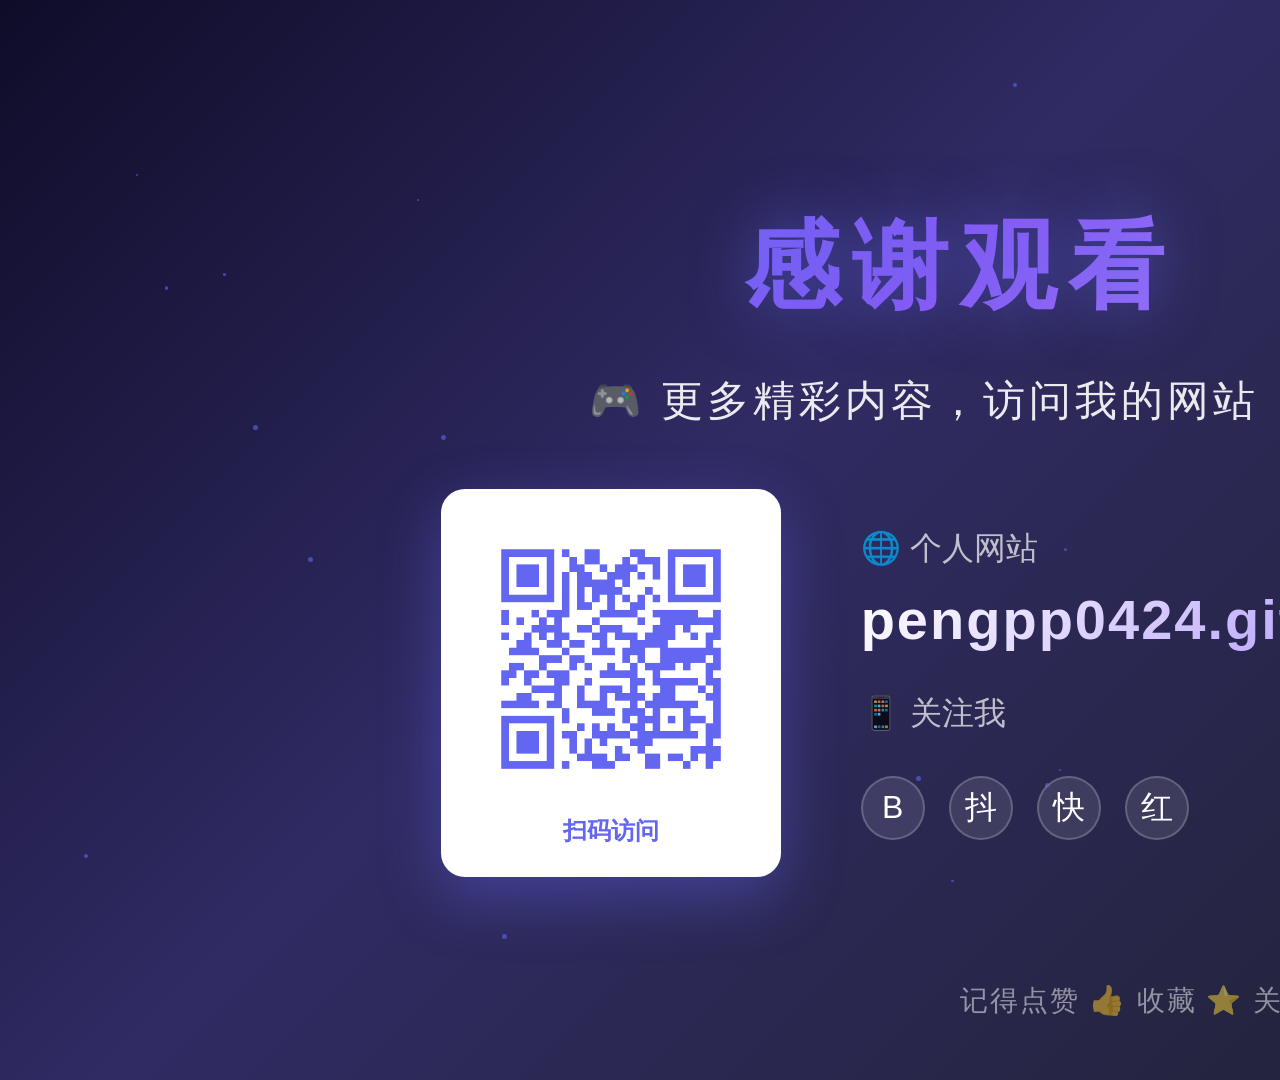
<file: endscreen.html>
<!DOCTYPE html>
<html lang="zh-CN">
<head>
    <meta charset="UTF-8">
    <meta name="viewport" content="width=device-width, initial-scale=1.0">
    <title>视频片尾模板</title>
    <style>
        * {
            margin: 0;
            padding: 0;
            box-sizing: border-box;
        }

        body {
            width: 1920px;
            height: 1080px;
            background: linear-gradient(135deg, #0f0c29 0%, #302b63 50%, #24243e 100%);
            display: flex;
            align-items: center;
            justify-content: center;
            font-family: 'Microsoft YaHei', 'PingFang SC', sans-serif;
            color: white;
            overflow: hidden;
            position: relative;
        }

        /* 背景动画粒子 */
        .bg-particles {
            position: absolute;
            width: 100%;
            height: 100%;
            overflow: hidden;
            z-index: 0;
        }

        .particle {
            position: absolute;
            width: 4px;
            height: 4px;
            background: rgba(99, 102, 241, 0.6);
            border-radius: 50%;
            animation: float 8s infinite ease-in-out;
        }

        @keyframes float {
            0%, 100% { transform: translateY(0) translateX(0); opacity: 0; }
            10% { opacity: 1; }
            90% { opacity: 1; }
            100% { transform: translateY(-1080px) translateX(100px); opacity: 0; }
        }

        /* 主容器 */
        .container {
            position: relative;
            z-index: 10;
            text-align: center;
            animation: fadeInUp 1.2s ease-out;
        }

        @keyframes fadeInUp {
            from {
                opacity: 0;
                transform: translateY(60px);
            }
            to {
                opacity: 1;
                transform: translateY(0);
            }
        }

        /* 感谢文字 */
        .thank-you {
            font-size: 96px;
            font-weight: 900;
            background: linear-gradient(135deg, #6366f1 0%, #8b5cf6 50%, #a78bfa 100%);
            -webkit-background-clip: text;
            -webkit-text-fill-color: transparent;
            background-clip: text;
            margin-bottom: 40px;
            letter-spacing: 12px;
            text-shadow: 0 0 60px rgba(99, 102, 241, 0.5);
            animation: glow 3s ease-in-out infinite;
        }

        @keyframes glow {
            0%, 100% { filter: brightness(1); }
            50% { filter: brightness(1.3); }
        }

        /* 引导文字 */
        .cta-text {
            font-size: 42px;
            color: rgba(255, 255, 255, 0.9);
            margin-bottom: 60px;
            letter-spacing: 4px;
            animation: fadeInUp 1.2s ease-out 0.3s both;
        }

        /* 内容区（二维码 + 链接） */
        .content {
            display: flex;
            align-items: center;
            justify-content: center;
            gap: 80px;
            animation: fadeInUp 1.2s ease-out 0.6s both;
        }

        /* 二维码容器 */
        .qr-container {
            background: white;
            padding: 30px;
            border-radius: 24px;
            box-shadow: 0 20px 60px rgba(99, 102, 241, 0.4);
            transition: transform 0.3s ease;
        }

        .qr-container:hover {
            transform: scale(1.05);
        }

        .qr-code {
            width: 280px;
            height: 280px;
            display: block;
        }

        .qr-label {
            margin-top: 16px;
            font-size: 24px;
            color: #6366f1;
            font-weight: 600;
        }

        /* 链接区 */
        .link-container {
            text-align: left;
        }

        .website-label {
            font-size: 32px;
            color: rgba(255, 255, 255, 0.7);
            margin-bottom: 16px;
        }

        .website-url {
            font-size: 56px;
            font-weight: 700;
            background: linear-gradient(135deg, #ffffff 0%, #a78bfa 100%);
            -webkit-background-clip: text;
            -webkit-text-fill-color: transparent;
            background-clip: text;
            letter-spacing: 2px;
            margin-bottom: 40px;
        }

        /* 社交图标 */
        .social-links {
            display: flex;
            gap: 24px;
            margin-top: 40px;
        }

        .social-icon {
            width: 64px;
            height: 64px;
            background: rgba(255, 255, 255, 0.1);
            border-radius: 50%;
            display: flex;
            align-items: center;
            justify-content: center;
            font-size: 32px;
            backdrop-filter: blur(10px);
            border: 2px solid rgba(255, 255, 255, 0.2);
            transition: all 0.3s ease;
            cursor: pointer;
        }

        .social-icon:hover {
            background: rgba(99, 102, 241, 0.6);
            border-color: #6366f1;
            transform: translateY(-4px);
        }

        /* 底部提示 */
        .footer-hint {
            position: absolute;
            bottom: 60px;
            left: 50%;
            transform: translateX(-50%);
            font-size: 28px;
            color: rgba(255, 255, 255, 0.5);
            letter-spacing: 2px;
            animation: fadeInUp 1.2s ease-out 0.9s both;
        }

        /* 呼吸动画（循环提示） */
        .pulse {
            animation: pulse 2s ease-in-out infinite;
        }

        @keyframes pulse {
            0%, 100% { transform: scale(1); }
            50% { transform: scale(1.05); }
        }
    </style>
</head>
<body>
    <!-- 背景粒子 -->
    <div class="bg-particles" id="particles"></div>

    <!-- 主内容 -->
    <div class="container">
        <div class="thank-you">感谢观看</div>
        <div class="cta-text">🎮 更多精彩内容，访问我的网站 👇</div>
        
        <div class="content">
            <!-- 二维码 -->
            <div class="qr-container pulse">
                <img src="qrcode.png" alt="网站二维码" class="qr-code">
                <div class="qr-label">扫码访问</div>
            </div>

            <!-- 网站链接 -->
            <div class="link-container">
                <div class="website-label">🌐 个人网站</div>
                <div class="website-url">pengpp0424.github.io</div>
                
                <div class="website-label" style="margin-top: 40px;">📱 关注我</div>
                <div class="social-links">
                    <div class="social-icon" title="B站">B</div>
                    <div class="social-icon" title="抖音">抖</div>
                    <div class="social-icon" title="快手">快</div>
                    <div class="social-icon" title="小红书">红</div>
                </div>
            </div>
        </div>
    </div>

    <!-- 底部提示 -->
    <div class="footer-hint">记得点赞 👍 收藏 ⭐ 关注 ➕</div>

    <script>
        // 生成背景粒子
        const particlesContainer = document.getElementById('particles');
        for (let i = 0; i < 30; i++) {
            const particle = document.createElement('div');
            particle.className = 'particle';
            particle.style.left = Math.random() * 100 + '%';
            particle.style.top = Math.random() * 100 + '%';
            particle.style.animationDelay = Math.random() * 8 + 's';
            particle.style.animationDuration = (6 + Math.random() * 4) + 's';
            const size = 2 + Math.random() * 4;
            particle.style.width = size + 'px';
            particle.style.height = size + 'px';
            particlesContainer.appendChild(particle);
        }

        // 动态更新二维码（如果未来需要）
        console.log('🎬 片尾模板已加载');
        console.log('📱 二维码路径: qrcode.png');
        console.log('🔗 网站链接: https://pengpp0424.github.io');
    </script>
</body>
</html>
</file>
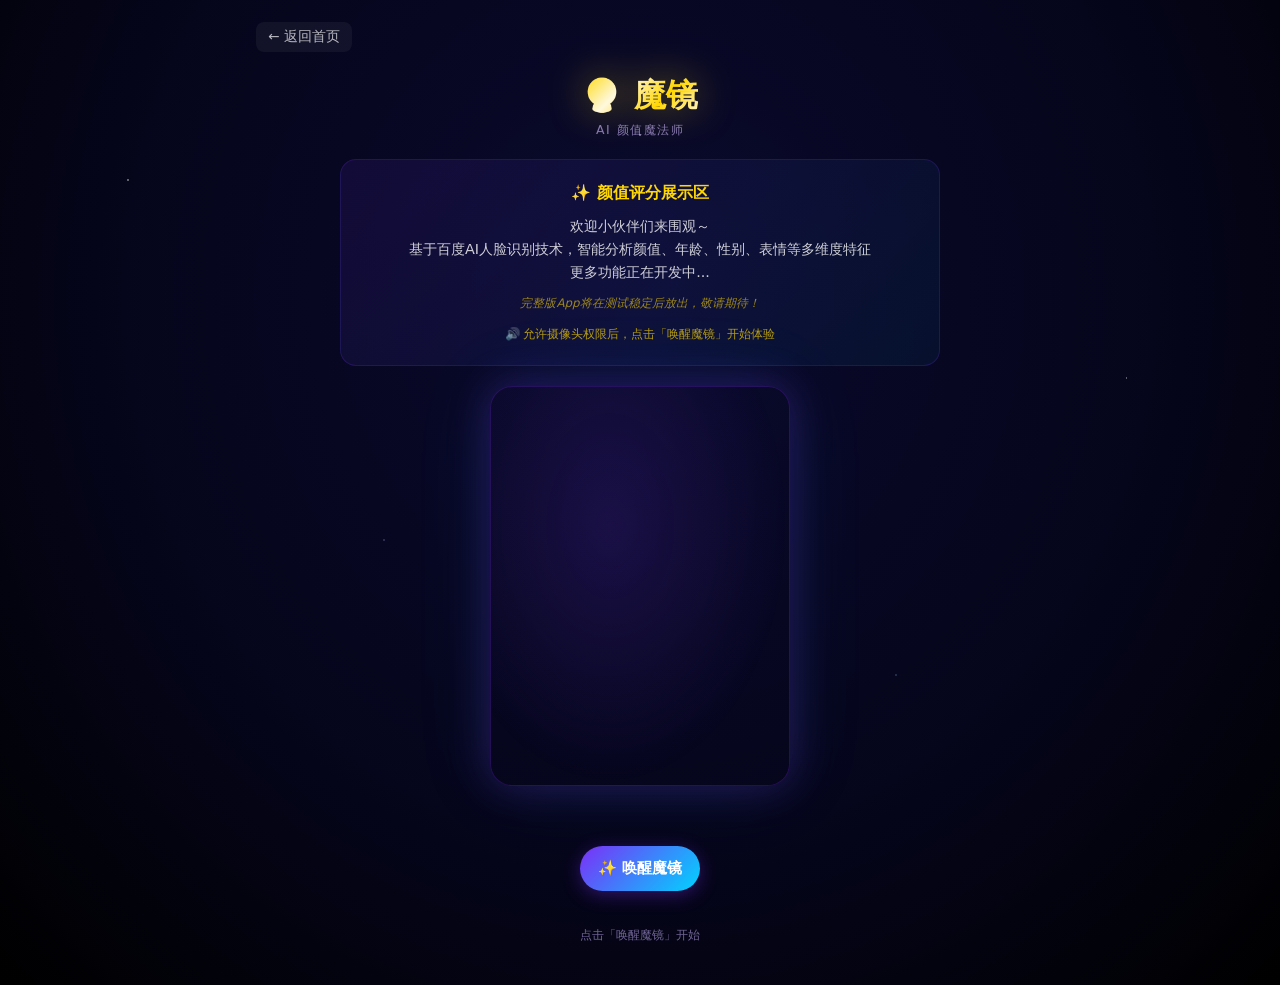
<file: mirror.html>
<!DOCTYPE html>
<html lang="zh-CN">
<head>
<meta charset="UTF-8">
<meta name="viewport" content="width=device-width,initial-scale=1.0,user-scalable=no,viewport-fit=cover">
<title>魔镜 - AI颜值评分 | pengworks.com</title>
<style>
*{margin:0;padding:0;box-sizing:border-box}
:root{--glow:#00d4ff;--purple:#7b2ff7;--gold:#ffd700}
body{
 font-family:"PingFang SC","Microsoft YaHei",system-ui,sans-serif;
 background:radial-gradient(ellipse at 50% 30%,#0a0a2e 0%,#05051a 60%,#000 100%);
 min-height:100vh;color:#fff;display:flex;flex-direction:column;align-items:center;
 padding:12px 10px 40px;overflow-x:hidden;position:relative;
}
body::before{
 content:"";position:fixed;top:0;left:0;right:0;bottom:0;
 background:
  radial-gradient(1.2px 1.2px at 10% 20%,rgba(255,255,255,.9),transparent),
  radial-gradient(1px 1px at 30% 60%,rgba(200,180,255,.7),transparent),
  radial-gradient(1.3px 1.3px at 50% 15%,rgba(255,255,255,.8),transparent),
  radial-gradient(1px 1px at 70% 75%,rgba(180,220,255,.6),transparent),
  radial-gradient(1px 1px at 88% 42%,rgba(255,255,255,.7),transparent);
 z-index:-1;animation:twinkle 5s ease-in-out infinite alternate;
}
@keyframes twinkle{0%{opacity:.5}100%{opacity:1}}

/* 导航栏 */
.nav{width:100%;max-width:800px;padding:10px 16px;display:flex;justify-content:space-between;align-items:center;margin-bottom:12px}
.nav a{color:rgba(255,255,255,.7);text-decoration:none;font-size:.85em;padding:6px 12px;border-radius:8px;background:rgba(255,255,255,.05);transition:all .2s}
.nav a:hover{color:#fff;background:rgba(255,255,255,.1)}

.hdr{text-align:center;margin-bottom:8px;z-index:1}
.hdr h1{
 font-size:clamp(1.4em,6vw,2em);font-weight:900;
 background:linear-gradient(135deg,#ffd700,#fff8dc,#ffd700,#fff8dc);
 -webkit-background-clip:text;-webkit-text-fill-color:transparent;
 filter:drop-shadow(0 0 20px rgba(255,215,0,.4));
 animation:glowTitle 3s ease-in-out infinite alternate;
}
@keyframes glowTitle{0%{filter:brightness(1)}100%{filter:brightness(1.3)}}
.hdr .sub{color:rgba(200,180,255,.65);font-size:.78em;margin-top:4px;letter-spacing:1.5px}

/* 说明卡片 */
.intro-card{
 background:linear-gradient(135deg,rgba(123,47,247,.1),rgba(0,212,255,.05));
 border:1px solid rgba(123,47,247,.2);border-radius:16px;
 padding:20px;margin:12px auto;max-width:600px;width:100%;
 text-align:center;line-height:1.6;font-size:.9em;color:rgba(255,255,255,.8);
}
.intro-card h2{color:var(--gold);font-size:1.1em;margin-bottom:10px}
.intro-card .highlight{color:var(--glow);font-weight:700}
.intro-card .note{color:rgba(255,215,0,.6);font-size:.82em;margin-top:10px;font-style:italic}

.ball-wrap{
 width:min(300px,82vw);aspect-ratio:3/4;border-radius:22px;
 position:relative;overflow:hidden;margin:8px auto;
 background:radial-gradient(ellipse at 40% 35%,rgba(100,50,200,.2),transparent 70%);
 box-shadow:0 0 40px rgba(123,47,247,.25),0 0 80px rgba(0,212,255,.1);
 border:1px solid rgba(123,47,247,.25);transition:box-shadow .6s;
}
.ball-wrap.active{box-shadow:0 0 60px rgba(123,47,247,.45),0 0 120px rgba(0,212,255,.2)}
.ball-wrap.magicing{animation:magicPulse 1s ease-in-out infinite}
@keyframes magicPulse{0%,100%{box-shadow:0 0 60px rgba(123,47,247,.45),0 0 120px rgba(0,212,255,.2)}50%{box-shadow:0 0 90px rgba(123,47,247,.7),0 0 160px rgba(0,212,255,.4)}}
#video{width:100%;height:100%;object-fit:cover;display:block;transform:scaleX(-1);border-radius:22px}

#particles{position:absolute;top:0;left:0;width:100%;height:100%;pointer-events:none;z-index:5;border-radius:22px}

.scan-line{
 position:absolute;top:-5%;left:0;width:100%;height:3px;
 background:linear-gradient(90deg,transparent,rgba(0,212,255,.9),rgba(123,47,247,.9),transparent);
 filter:blur(1px);z-index:6;pointer-events:none;opacity:0;
}
.scan-line.run{animation:scanDown 2.2s ease-in-out forwards}
@keyframes scanDown{0%{top:-5%;opacity:1}100%{top:105%;opacity:0}}

.flash-overlay{
 position:absolute;top:0;left:0;width:100%;height:100%;
 background:radial-gradient(circle,rgba(255,215,0,.4),transparent 70%);
 z-index:7;pointer-events:none;opacity:0;transition:opacity .3s;
}
.flash-overlay.show{opacity:1;animation:flashFade .8s ease-out}
@keyframes flashFade{0%{opacity:1}100%{opacity:0}}

.btn-row{display:flex;gap:8px;margin-top:14px;width:100%;max-width:320px;justify-content:center;flex-wrap:wrap;z-index:1}
button{
 border:none;color:#fff;font-size:.95em;font-weight:700;
 padding:12px 18px;border-radius:50px;cursor:pointer;
 font-family:inherit;transition:all .25s;position:relative;overflow:hidden;
}
button::after{
 content:"";position:absolute;top:50%;left:50%;width:0;height:0;
 background:rgba(255,255,255,.18);border-radius:50%;
 transform:translate(-50%,-50%);transition:width .35s,height .35s;
}
button:active::after{width:220px;height:220px}
.btn-main{background:linear-gradient(135deg,var(--purple),var(--glow));box-shadow:0 4px 18px rgba(123,47,247,.35)}
.btn-sec{background:linear-gradient(135deg,#1a1a3e,#2a2a4e);border:1px solid rgba(123,47,247,.25)}
.btn-gold{background:linear-gradient(135deg,#b8860b,#ffd700);color:#1a0a00;box-shadow:0 4px 18px rgba(255,215,0,.25)}
.btn-pink{background:linear-gradient(135deg,#e91e8c,#ff6bb5);box-shadow:0 4px 18px rgba(233,30,140,.3)}
.btn-blue{background:linear-gradient(135deg,#1565c0,#42a5f5);box-shadow:0 4px 18px rgba(21,101,192,.3)}
button:active{transform:scale(.94)}
button:disabled{opacity:.4;pointer-events:none}

#speechText{
 width:min(300px,82vw);min-height:28px;margin-top:10px;
 text-align:center;font-size:.88em;color:rgba(0,212,255,.85);
 z-index:1;letter-spacing:.5px;
}

#snap-wrap{
 width:min(300px,82vw);border-radius:22px;overflow:hidden;
 display:none;margin:8px auto;position:relative;
 box-shadow:0 0 40px rgba(255,215,0,.15);
}
#snap-img{width:100%;display:block;transform:scaleX(-1);border-radius:22px}

.res-card{
 background:linear-gradient(135deg,rgba(20,10,40,.92),rgba(10,10,30,.97));
 border:1px solid rgba(123,47,247,.25);border-radius:18px;
 padding:18px 16px;margin-top:14px;width:100%;max-width:320px;
 display:none;position:relative;overflow:hidden;z-index:1;
}
.res-card.show{display:block;animation:cardIn .7s ease}
@keyframes cardIn{0%{opacity:0;transform:translateY(24px) scale(.93)}100%{opacity:1;transform:translateY(0) scale(1)}}
.res-card::before{
 content:"";position:absolute;top:-50%;left:-50%;width:200%;height:200%;
 background:conic-gradient(from 0deg,transparent,rgba(123,47,247,.08),transparent,rgba(0,212,255,.08),transparent);
 animation:cardRotate 8s linear infinite;
}
@keyframes cardRotate{0%{transform:rotate(0deg)}100%{transform:rotate(360deg)}}
.card-inner{position:relative;z-index:1}
.res-card h3{color:var(--glow);font-size:1.05em;margin-bottom:10px}
.score-row{display:flex;align-items:center;gap:8px;margin:10px 0}
.score-bar{flex:1;height:7px;background:rgba(255,255,255,.08);border-radius:4px;overflow:hidden}
.score-fill{height:100%;border-radius:4px;transition:width 1.2s cubic-bezier(.4,0,.2,1);width:0}
.score-num{font-size:1.25em;font-weight:900;min-width:42px;text-align:right}
.sg{background:rgba(0,212,255,.07);border-left:3px solid var(--glow);padding:7px 10px;margin:5px 0;border-radius:0 8px 8px 0;font-size:.85em;line-height:1.5}

.spell-hint{
 text-align:center;color:rgba(255,215,0,.55);font-size:.75em;
 margin-top:8px;font-style:italic;min-height:18px;z-index:1;
}
.err{
 background:rgba(255,50,50,.1);border:1px solid rgba(255,50,50,.25);
 border-radius:12px;padding:10px;color:#ff6b6b;font-size:.84em;
 margin-top:10px;display:none;width:100%;max-width:320px;z-index:1;
}
.st{text-align:center;color:rgba(200,180,255,.55);font-size:.78em;margin-top:10px;min-height:18px;z-index:1}
</style>
</head>
<body>

<!-- 导航 -->
<div class="nav">
 <a href="./index.html">← 返回首页</a>
</div>

<div class="hdr">
 <h1>🔮 魔镜</h1>
 <p class="sub">AI 颜值魔法师</p>
</div>

<!-- 说明卡片 -->
<div class="intro-card">
 <h2>✨ 颜值评分展示区</h2>
 <p>欢迎小伙伴们来围观～</p>
 <p>基于百度AI人脸识别技术，智能分析颜值、年龄、性别、表情等多维度特征</p>
 <p>更多功能正在开发中...</p>
 <p class="note">完整版App将在测试稳定后放出，敬请期待！</p>
 <p style="margin-top:12px;color:rgba(255,215,0,.7);font-size:.85em">🔊 允许摄像头权限后，点击「唤醒魔镜」开始体验</p>
</div>

<div class="ball-wrap" id="ballWrap">
 <video id="video" playsinline muted></video>
 <canvas id="particles"></canvas>
 <div class="scan-line" id="scanLine"></div>
 <div class="flash-overlay" id="flashOverlay"></div>
</div>

<div id="speechText"></div>
<div id="snap-wrap"><img id="snap-img" alt=""></div>

<!-- 启动按钮 -->
<div class="btn-row" id="startRow">
 <button class="btn-main" onclick="startCamera()">✨ 唤醒魔镜</button>
</div>

<!-- 操作按钮组 -->
<div class="btn-row" id="camRow" style="display:none">
 <button class="btn-pink" onclick="askMagic('female')">👸 我漂亮么</button>
 <button class="btn-blue" onclick="askMagic('male')">🤴 我帅么</button>
 <button class="btn-sec" onclick="resetCam()">🔄 重来</button>
</div>

<div class="spell-hint" id="spellHint"></div>

<div class="res-card" id="resCard">
 <div class="card-inner">
  <h3>🔮 魔镜说...</h3>
  <div id="resText"></div>
  <div style="margin-top:14px">
   <button class="btn-gold" onclick="playVoice()" style="width:100%">🔊 听魔镜说</button>
  </div>
 </div>
</div>

<div class="err" id="errBox"></div>
<p class="st" id="st">点击「唤醒魔镜」开始</p>

<script>
var video=document.getElementById("video");
var stream=null;
var canvas=document.createElement("canvas");
var currentScore=0,currentGender="",currentAdvice=[],currentAudioUrl=null;

/* ====== 配置：后端API地址 ====== */
var API_BASE="https://strung-protrude-kangaroo.ngrok-free.dev";  // ← ngrok 公网穿透地址（免费版，24小时失效）

/* ====== 音效 ====== */
var audioCtx=null;
function getAudioCtx(){if(!audioCtx)audioCtx=new(window.AudioContext||window.webkitAudioContext)();return audioCtx}
function playTone(freq,dur,type,vol){
 var ctx=getAudioCtx(),osc=ctx.createOscillator(),gain=ctx.createGain();
 osc.type=type||"sine";osc.frequency.value=freq;
 gain.gain.setValueAtTime(vol||0.08,ctx.currentTime);
 gain.gain.exponentialRampToValueAtTime(0.001,ctx.currentTime+(dur||.3));
 osc.connect(gain);gain.connect(ctx.destination);osc.start();osc.stop(ctx.currentTime+(dur||.3));
}
function sfxClick(){playTone(880,.08,"sine",.06)}
function sfxMagic(){
 playTone(523,.15,"triangle",.05);
 setTimeout(function(){playTone(659,.15,"triangle",.05)},100);
 setTimeout(function(){playTone(784,.15,"triangle",.05)},200);
 setTimeout(function(){playTone(1047,.3,"triangle",.05)},300);
}
function sfxScan(){playTone(220,.6,"sawtooth",.03)}
function sfxResult(){
 playTone(392,.15,"sine",.06);
 setTimeout(function(){playTone(523,.15,"sine",.06)},120);
 setTimeout(function(){playTone(659,.15,"sine",.06)},240);
 setTimeout(function(){playTone(784,.3,"sine",.06)},360);
}

/* ====== 启动摄像头 ====== */
async function startCamera(){
 sfxClick();setSt("正在唤醒魔镜...");hideErr();
 try{
  stream=await navigator.mediaDevices.getUserMedia({
   video:{facingMode:"user",width:{ideal:720},height:{ideal:960}},audio:false
  });
  video.srcObject=stream;
  video.onloadedmetadata=function(){
   video.play();
   document.getElementById("ballWrap").classList.add("active");
   document.getElementById("startRow").style.display="none";
   document.getElementById("camRow").style.display="flex";
   setSt("魔镜已就绪 ✨");
   document.getElementById("spellHint").textContent="选一个问魔镜吧！";
   startParticles();
  };
 }catch(e){showErr("无法启动摄像头："+e.message);setSt("启动失败")}
}

/* ====== 问魔镜 ====== */
function askMagic(gender){
 sfxMagic();
 hideErr();
 var question = gender==="female"?"我漂亮么":"我帅么";
 document.getElementById("speechText").textContent = "「" + question + "」";
 document.getElementById("spellHint").textContent = "✨ 魔镜正在评判...";
 setSt("🔮 " + question + "...");
 document.getElementById("ballWrap").classList.add("magicing");
 setTimeout(function(){snapAndGrade(question)}, 1500);
}

/* ====== 拍照评分 ====== */
function snapAndGrade(question){
 if(!video||video.readyState<2){showErr("摄像头未就绪");return}
 document.getElementById("ballWrap").classList.remove("magicing");
 sfxScan();
 var sl=document.getElementById("scanLine");sl.classList.remove("run");void sl.offsetWidth;sl.classList.add("run");
 var fo=document.getElementById("flashOverlay");fo.classList.remove("show");void fo.offsetWidth;fo.classList.add("show");
 setSt("🔮 魔镜分析中...");
 canvas.width=video.videoWidth;canvas.height=video.videoHeight;
 var ctx=canvas.getContext("2d");ctx.save();ctx.scale(-1,1);ctx.drawImage(video,0,0,-canvas.width,canvas.height);ctx.restore();
 var imgData=canvas.toDataURL("image/jpeg",0.85);
 document.getElementById("snap-img").src=imgData;
 document.getElementById("snap-wrap").style.display="block";
 document.getElementById("ballWrap").style.display="none";
 document.getElementById("camRow").style.display="none";
 gradeImage(imgData,question);
}

function gradeImage(imgDataUrl,question){
 setSt("🔮 魔镜正在评判...");
 fetch(API_BASE+"/api/grade",{
  method:"POST",
  headers:{"Content-Type":"application/json"},
  body:JSON.stringify({image:imgDataUrl,question:question||""})
 })
 .then(function(r){return r.json()})
 .then(function(data){
   currentScore=data.score;currentGender=data.gender;currentAdvice=data.advice;
   sfxResult();showResult(data);setSt("评判完成！点🔊听魔镜说");
 })
 .catch(function(e){
   var simScore=Math.floor(50+Math.random()*40);
   var simGender=(question&&question.indexOf("帅")>=0)?"male":"female";
   var simAdv=["保持自信笑容","找到最适合的角度","多微笑会更美"];
   currentScore=simScore;currentGender=simGender;currentAdvice=simAdv;
   sfxResult();showResult({score:simScore,gender:simGender,advice:simAdv,level:simScore>=80?"high":simScore>=55?"mid":"low"});
   setSt("评判完成（离线模式）");
 });
}

function showResult(data){
 var level=data.level||(data.score>=80?"high":data.score>=55?"mid":"low");
 var isFemale=data.gender!=="male";
 var title="",detail="";
 if(level==="high"){
  title=isFemale?"✨ 你很美！":"✨ 你很帅！";
  detail=(data.advice&&data.advice[0])||"注意保持自信，你的气质很独特";
 }else if(level==="mid"){
  title=isFemale?"💫 你有一点点美~":"💫 你有一点点帅~";
  detail=(data.advice&&data.advice[0])||"还有提升空间，试试不同的风格";
 }else{
  title=isFemale?"🌙 抱歉，你的美跟我的审美不太沾边":"🌙 抱歉，你的帅跟我的审美不太沾边";
  detail="但是，"+((data.advice&&data.advice[0])||"自信一点，你会有惊喜的变化！");
 }
 var html='<p style="font-size:1.3em;font-weight:900;margin-bottom:12px">'+title+'</p>';
 html+='<div class="score-row"><div class="score-bar"><div class="score-fill" id="scoreFill" style="background:'+(level==="high"?"linear-gradient(90deg,#ffd700,#ff8c00)":level==="mid"?"linear-gradient(90deg,#7b2ff7,#00d4ff)":"linear-gradient(90deg,#666,#999)")+'"></div></div>';
 html+='<span class="score-num" style="color:'+(level==="high"?"#ffd700":level==="mid"?"#00d4ff":"#999")+'">'+data.score+'分</span></div>';
 html+='<p style="margin:10px 0;color:rgba(255,255,255,.7);font-size:.9em">'+detail+'</p>';
 html+='<div style="margin-top:12px"><b style="color:#ffd700;font-size:.88em">✨ 魔镜建议：</b>';
 (data.advice||[]).forEach(function(a){html+='<div class="sg">'+a+'</div>'});
 html+='</div>';
 document.getElementById("resText").innerHTML=html;
 document.getElementById("resCard").classList.add("show");
 setTimeout(function(){var f=document.getElementById("scoreFill");if(f)f.style.width=data.score+"%"},120);
 generateVoice(title+"。 "+detail+"。 "+(data.advice||[]).join("。 "));
}

function generateVoice(text){
 fetch(API_BASE+"/api/tts",{
  method:"POST",
  headers:{"Content-Type":"application/json"},
  body:JSON.stringify({text:text})
 })
 .then(function(r){return r.json()})
 .then(function(data){if(data.url)currentAudioUrl=data.url})
 .catch(function(e){console.error("TTS error",e)});
}

function playVoice(){
 if(currentAudioUrl){new Audio(currentAudioUrl).play().catch(function(e){showErr("播放失败")})}
 else if("speechSynthesis" in window){
  speechSynthesis.cancel();
  var u=new SpeechSynthesisUtterance(document.getElementById("resText").innerText);
  u.lang="zh-CN";u.rate=0.9;speechSynthesis.speak(u);
 }else{showErr("暂无可播放语音")}
}

function resetCam(){
 document.getElementById("snap-wrap").style.display="none";
 document.getElementById("ballWrap").style.display="block";
 document.getElementById("camRow").style.display="flex";
 document.getElementById("resCard").classList.remove("show");
 document.getElementById("speechText").textContent="";
 document.getElementById("spellHint").textContent="选一个问魔镜吧！";
 document.getElementById("errBox").style.display="none";
 setSt("魔镜已就绪 ✨");
}

function setSt(t){document.getElementById("st").textContent=t}
function showErr(t){var e=document.getElementById("errBox");e.textContent=t;e.style.display="block"}
function hideErr(){document.getElementById("errBox").style.display="none"}

/* ====== 粒子特效 ====== */
function startParticles(){
 var c=document.getElementById("particles"),ctx2=c.getContext("2d");
 c.width=c.parentElement.offsetWidth;c.height=c.parentElement.offsetHeight;
 var pts=[];for(var i=0;i<30;i++)pts.push({x:Math.random()*c.width,y:Math.random()*c.height,s:Math.random()*2+.5,d:Math.random()*Math.PI*2,sp:.15+Math.random()*.3,o:.2+Math.random()*.4});
 function draw(){ctx2.clearRect(0,0,c.width,c.height);pts.forEach(function(p){p.x+=Math.cos(p.d)*p.sp;p.y+=Math.sin(p.d)*p.sp;if(p.x<0)p.x=c.width;if(p.x>c.width)p.x=0;if(p.y<0)p.y=c.height;if(p.y>c.height)p.y=0;ctx2.beginPath();ctx2.arc(p.x,p.y,p.s,0,Math.PI*2);ctx2.fillStyle="rgba(123,47,247,"+p.o+")";ctx2.fill()});requestAnimationFrame(draw)}
 draw();
}
</script>
</body>
</html>
</file>
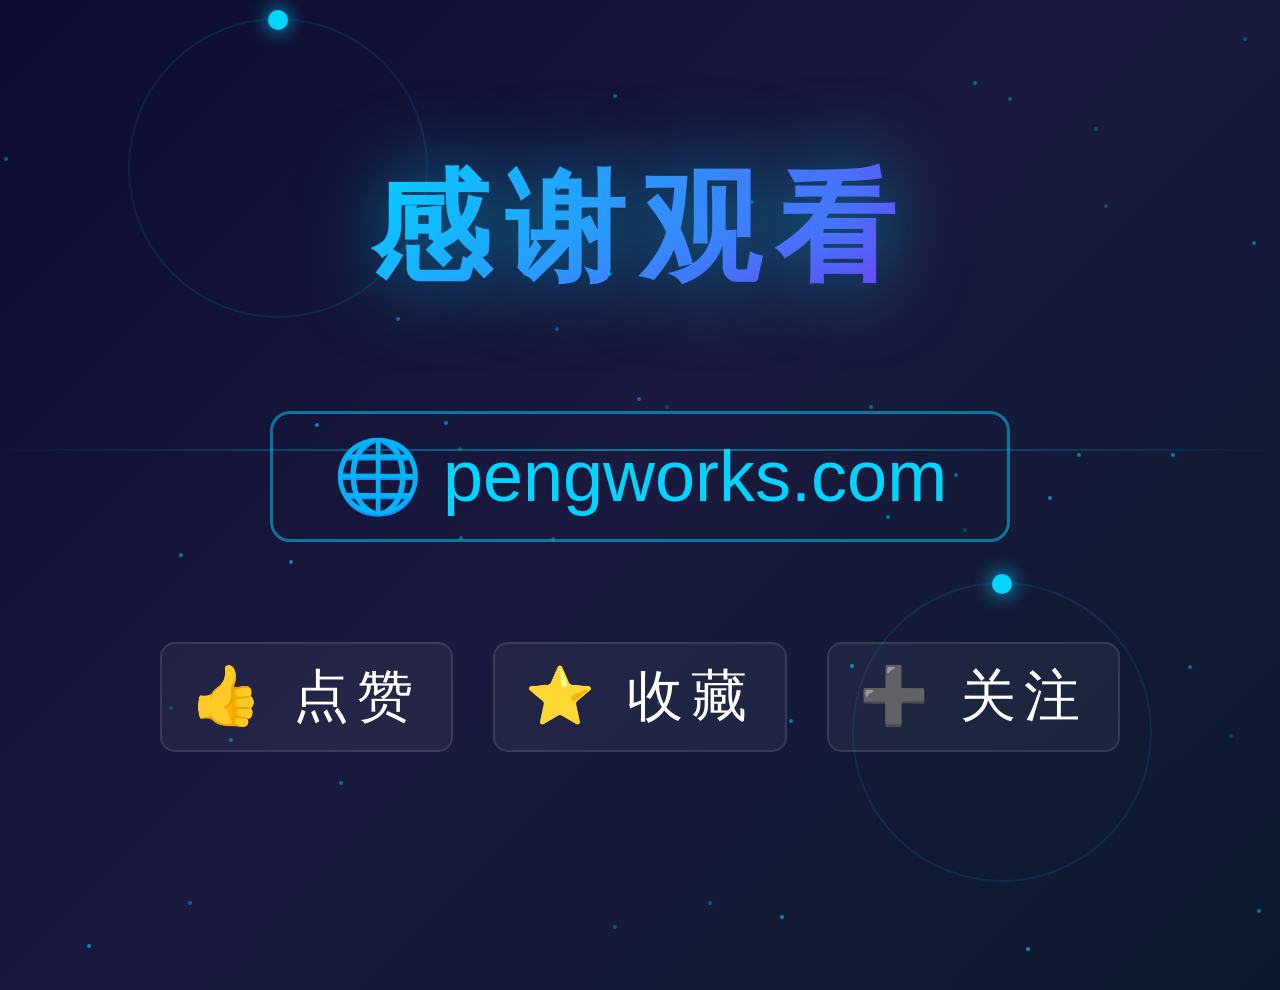
<file: outro.html>
<!DOCTYPE html>
<html lang="zh-CN">
<head>
    <meta charset="UTF-8">
    <meta name="viewport" content="width=device-width, initial-scale=1.0">
    <title>视频片尾 - 老鹏</title>
    <style>
        * {
            margin: 0;
            padding: 0;
            box-sizing: border-box;
        }

        body {
            background: #0a0a0a;
            display: flex;
            justify-content: center;
            align-items: center;
            height: 100vh;
            font-family: 'Noto Sans SC', sans-serif;
            overflow: hidden;
        }

        .outro-container {
            width: 1920px;
            height: 1080px;
            background: linear-gradient(135deg, #0a0a2e 0%, #1a1a3e 50%, #0a1a2e 100%);
            position: relative;
            display: flex;
            flex-direction: column;
            justify-content: center;
            align-items: center;
            overflow: hidden;
        }

        /* 背景粒子动画 */
        .particles {
            position: absolute;
            width: 100%;
            height: 100%;
            pointer-events: none;
        }

        .particle {
            position: absolute;
            width: 4px;
            height: 4px;
            background: rgba(0, 212, 255, 0.8);
            border-radius: 50%;
            animation: float 6s infinite ease-in-out;
        }

        @keyframes float {
            0%, 100% {
                transform: translateY(0) translateX(0);
                opacity: 0;
            }
            10% {
                opacity: 1;
            }
            90% {
                opacity: 1;
            }
            100% {
                transform: translateY(-200px) translateX(50px);
                opacity: 0;
            }
        }

        /* 主标题 */
        .thank-you {
            font-size: 120px;
            font-weight: 900;
            color: transparent;
            background: linear-gradient(135deg, #00d4ff, #7b2ff7, #ff2d95);
            background-size: 200% 200%;
            -webkit-background-clip: text;
            background-clip: text;
            animation: gradient-shift 3s ease-in-out infinite, fade-in-up 1s ease-out;
            margin-bottom: 60px;
            letter-spacing: 15px;
            text-shadow: 0 0 80px rgba(0, 212, 255, 0.5);
        }

        @keyframes gradient-shift {
            0%, 100% {
                background-position: 0% 50%;
            }
            50% {
                background-position: 100% 50%;
            }
        }

        @keyframes fade-in-up {
            from {
                opacity: 0;
                transform: translateY(50px);
            }
            to {
                opacity: 1;
                transform: translateY(0);
            }
        }

        /* 域名链接 */
        .domain-link {
            font-size: 72px;
            color: #00d4ff;
            text-decoration: none;
            margin: 40px 0;
            padding: 20px 60px;
            border: 3px solid rgba(0, 212, 255, 0.5);
            border-radius: 20px;
            transition: all 0.3s ease;
            animation: fade-in 1.5s ease-out 0.5s both, glow-pulse 2s ease-in-out infinite;
            display: inline-block;
            cursor: pointer;
            position: relative;
            overflow: hidden;
        }

        .domain-link::before {
            content: '';
            position: absolute;
            top: 0;
            left: -100%;
            width: 100%;
            height: 100%;
            background: linear-gradient(90deg, transparent, rgba(0, 212, 255, 0.2), transparent);
            transition: left 0.5s ease;
        }

        .domain-link:hover::before {
            left: 100%;
        }

        .domain-link:hover {
            background: rgba(0, 212, 255, 0.1);
            border-color: #00d4ff;
            box-shadow: 0 0 40px rgba(0, 212, 255, 0.6);
            transform: scale(1.05);
        }

        @keyframes fade-in {
            from {
                opacity: 0;
            }
            to {
                opacity: 1;
            }
        }

        @keyframes glow-pulse {
            0%, 100% {
                box-shadow: 0 0 20px rgba(0, 212, 255, 0.3);
            }
            50% {
                box-shadow: 0 0 40px rgba(0, 212, 255, 0.6);
            }
        }

        /* 行动号召 */
        .cta {
            font-size: 56px;
            color: #ffffff;
            margin-top: 60px;
            animation: fade-in 2s ease-out 1s both;
            display: flex;
            gap: 40px;
            letter-spacing: 8px;
        }

        .cta-item {
            padding: 15px 30px;
            background: rgba(255, 255, 255, 0.05);
            border-radius: 15px;
            border: 2px solid rgba(255, 255, 255, 0.1);
            transition: all 0.3s ease;
        }

        .cta-item:hover {
            background: rgba(255, 255, 255, 0.1);
            border-color: rgba(0, 212, 255, 0.5);
            transform: translateY(-5px);
        }

        .emoji {
            display: inline-block;
            animation: bounce 1s ease-in-out infinite;
        }

        @keyframes bounce {
            0%, 100% {
                transform: translateY(0);
            }
            50% {
                transform: translateY(-10px);
            }
        }

        /* 扫描线效果 */
        .scanline {
            position: absolute;
            width: 100%;
            height: 2px;
            background: linear-gradient(90deg, transparent, rgba(0, 212, 255, 0.5), transparent);
            animation: scan 3s linear infinite;
            pointer-events: none;
        }

        @keyframes scan {
            from {
                top: -2px;
            }
            to {
                top: 100%;
            }
        }

        /* Logo 装饰 */
        .logo-decor {
            position: absolute;
            width: 300px;
            height: 300px;
            border: 2px solid rgba(0, 212, 255, 0.1);
            border-radius: 50%;
            animation: rotate 20s linear infinite;
        }

        .logo-decor::before {
            content: '';
            position: absolute;
            width: 20px;
            height: 20px;
            background: #00d4ff;
            border-radius: 50%;
            top: -10px;
            left: 50%;
            transform: translateX(-50%);
            box-shadow: 0 0 20px #00d4ff;
        }

        @keyframes rotate {
            from {
                transform: rotate(0deg);
            }
            to {
                transform: rotate(360deg);
            }
        }

        .decor-1 {
            top: 10%;
            left: 10%;
        }

        .decor-2 {
            bottom: 10%;
            right: 10%;
            animation-direction: reverse;
        }
    </style>
</head>
<body>
    <div class="outro-container">
        <!-- 背景粒子 -->
        <div class="particles" id="particles"></div>

        <!-- 装饰圆环 -->
        <div class="logo-decor decor-1"></div>
        <div class="logo-decor decor-2"></div>

        <!-- 扫描线 -->
        <div class="scanline"></div>

        <!-- 主标题 -->
        <div class="thank-you">感谢观看</div>

        <!-- 域名链接（可点击） -->
        <a href="https://pengworks.com" target="_blank" class="domain-link">
            🌐 pengworks.com
        </a>

        <!-- 行动号召 -->
        <div class="cta">
            <span class="cta-item"><span class="emoji">👍</span> 点赞</span>
            <span class="cta-item"><span class="emoji">⭐</span> 收藏</span>
            <span class="cta-item"><span class="emoji">➕</span> 关注</span>
        </div>
    </div>

    <script>
        // 生成背景粒子
        const particlesContainer = document.getElementById('particles');
        for (let i = 0; i < 50; i++) {
            const particle = document.createElement('div');
            particle.className = 'particle';
            particle.style.left = Math.random() * 100 + '%';
            particle.style.top = Math.random() * 100 + '%';
            particle.style.animationDelay = Math.random() * 6 + 's';
            particle.style.animationDuration = (Math.random() * 3 + 4) + 's';
            particle.style.opacity = Math.random() * 0.5 + 0.3;
            particlesContainer.appendChild(particle);
        }

        // 点击域名跳转
        document.querySelector('.domain-link').addEventListener('click', function(e) {
            e.preventDefault();
            window.open('https://pengworks.com', '_blank');
        });
    </script>
</body>
</html>
</file>
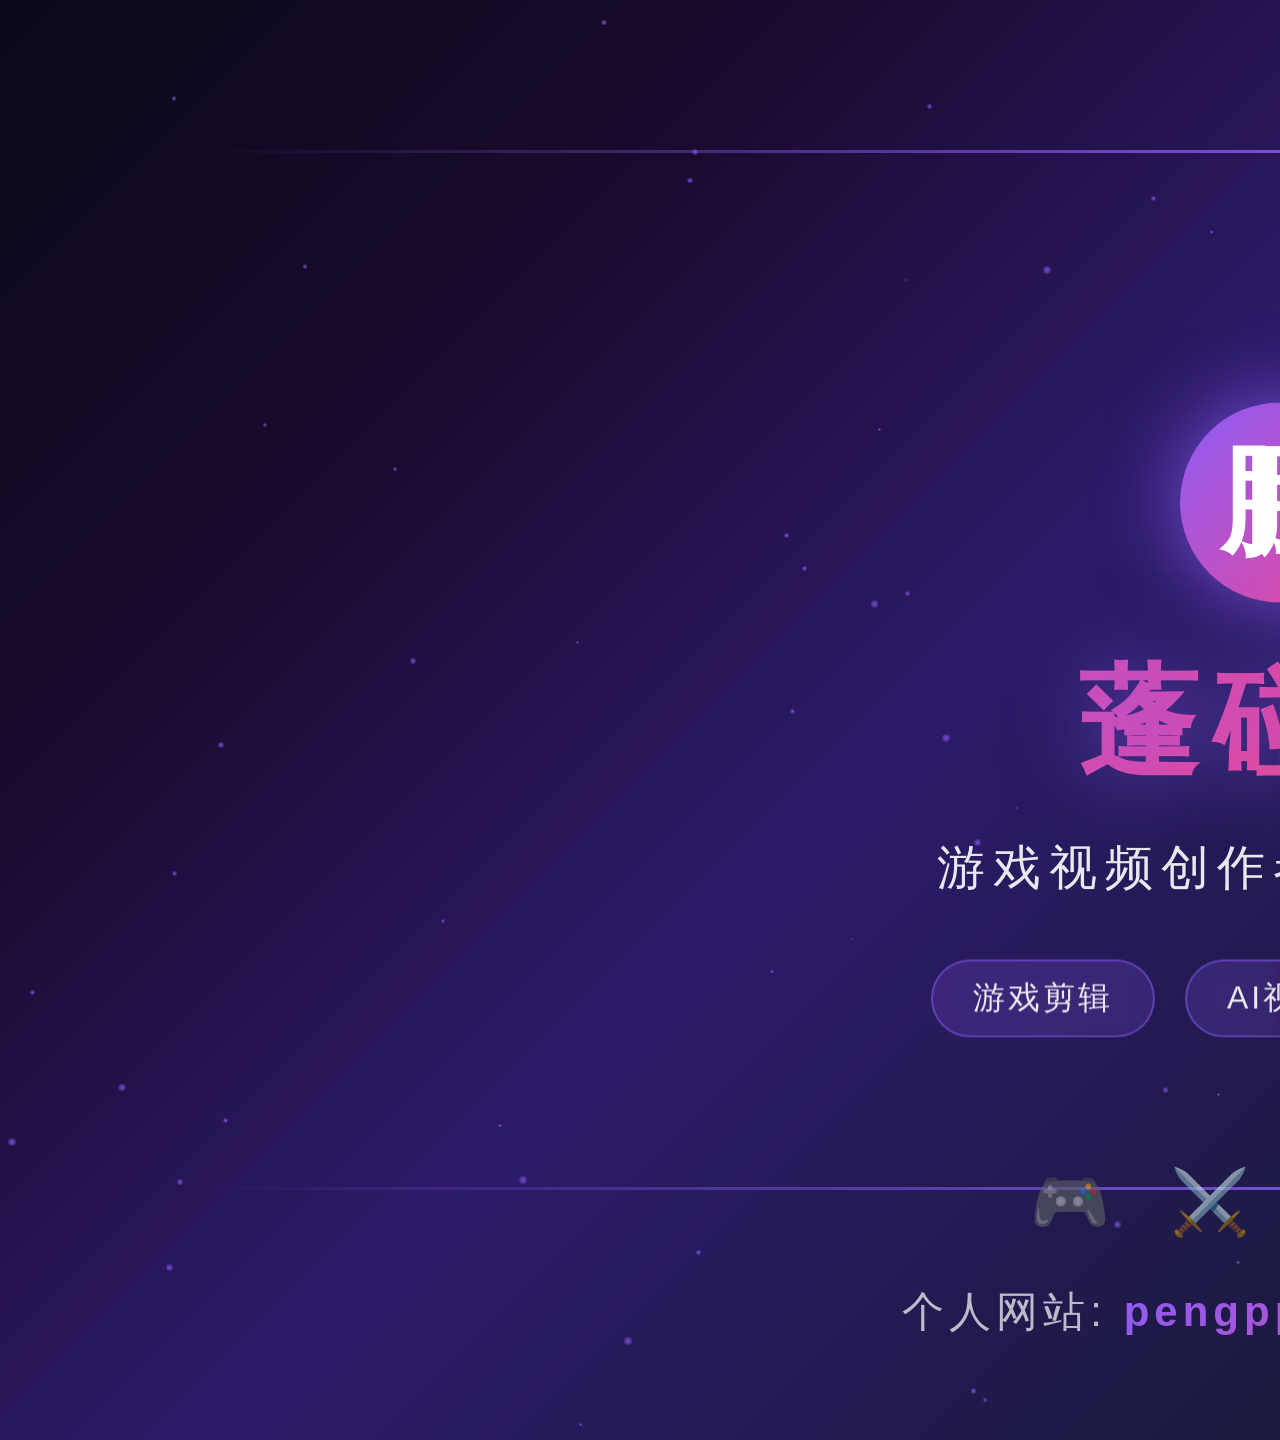
<file: youtube-cover.html>
<!DOCTYPE html>
<html lang="zh-CN">
<head>
    <meta charset="UTF-8">
    <meta name="viewport" content="width=device-width, initial-scale=1.0">
    <title>YouTube Channel Cover - 蓬碰鹏</title>
    <style>
        * {
            margin: 0;
            padding: 0;
            box-sizing: border-box;
        }

        body {
            width: 2560px;
            height: 1440px;
            overflow: hidden;
            background: linear-gradient(135deg, #0a0a1a 0%, #1a0a2e 30%, #2d1b69 60%, #1a1a3e 100%);
            position: relative;
            font-family: 'Arial', sans-serif;
        }

        /* 粒子背景 */
        .particles {
            position: absolute;
            width: 100%;
            height: 100%;
            overflow: hidden;
        }

        .particle {
            position: absolute;
            background: radial-gradient(circle, rgba(139, 92, 246, 0.8), transparent);
            border-radius: 50%;
            animation: float 8s infinite ease-in-out;
        }

        @keyframes float {
            0%, 100% { transform: translateY(0) translateX(0); opacity: 0.3; }
            50% { transform: translateY(-80px) translateX(40px); opacity: 0.8; }
        }

        /* 主内容区 */
        .content {
            position: absolute;
            top: 50%;
            left: 50%;
            transform: translate(-50%, -50%);
            text-align: center;
            z-index: 10;
            width: 1546px; /* 安全区域宽度 */
        }

        /* Logo 图标 */
        .logo {
            width: 200px;
            height: 200px;
            margin: 0 auto 40px;
            background: linear-gradient(135deg, #8b5cf6, #ec4899);
            border-radius: 50%;
            display: flex;
            align-items: center;
            justify-content: center;
            font-size: 120px;
            font-weight: 900;
            color: white;
            box-shadow: 0 0 80px rgba(139, 92, 246, 0.8);
            animation: pulse 3s ease-in-out infinite;
        }

        @keyframes pulse {
            0%, 100% { box-shadow: 0 0 80px rgba(139, 92, 246, 0.8); }
            50% { box-shadow: 0 0 120px rgba(236, 72, 153, 0.9); }
        }

        /* 主标题 */
        .title {
            font-size: 120px;
            font-weight: 900;
            background: linear-gradient(135deg, #8b5cf6 0%, #ec4899 50%, #f59e0b 100%);
            -webkit-background-clip: text;
            -webkit-text-fill-color: transparent;
            background-clip: text;
            margin-bottom: 30px;
            letter-spacing: 15px;
            text-shadow: 0 0 80px rgba(139, 92, 246, 0.5);
        }

        /* 副标题 */
        .subtitle {
            font-size: 48px;
            color: rgba(255, 255, 255, 0.9);
            font-weight: 300;
            letter-spacing: 8px;
            margin-bottom: 60px;
        }

        /* 标签 */
        .tags {
            display: flex;
            justify-content: center;
            gap: 30px;
            flex-wrap: wrap;
        }

        .tag {
            padding: 15px 40px;
            background: rgba(139, 92, 246, 0.2);
            border: 2px solid rgba(139, 92, 246, 0.5);
            border-radius: 50px;
            color: rgba(255, 255, 255, 0.9);
            font-size: 32px;
            font-weight: 500;
            letter-spacing: 3px;
            backdrop-filter: blur(10px);
        }

        /* 底部网站链接 */
        .website {
            position: absolute;
            bottom: 100px;
            left: 50%;
            transform: translateX(-50%);
            font-size: 42px;
            color: rgba(255, 255, 255, 0.7);
            letter-spacing: 5px;
            font-weight: 300;
        }

        .website span {
            background: linear-gradient(135deg, #8b5cf6, #ec4899);
            -webkit-background-clip: text;
            -webkit-text-fill-color: transparent;
            background-clip: text;
            font-weight: 600;
        }

        /* 装饰线条 */
        .line {
            position: absolute;
            height: 3px;
            background: linear-gradient(90deg, transparent, rgba(139, 92, 246, 0.8), transparent);
        }

        .line-top {
            top: 150px;
            left: 200px;
            right: 200px;
        }

        .line-bottom {
            bottom: 250px;
            left: 200px;
            right: 200px;
        }

        /* 游戏图标装饰 */
        .game-icons {
            position: absolute;
            bottom: 200px;
            left: 50%;
            transform: translateX(-50%);
            display: flex;
            gap: 60px;
            font-size: 64px;
            opacity: 0.6;
        }
    </style>
</head>
<body>
    <!-- 粒子背景 -->
    <div class="particles" id="particles"></div>

    <!-- 装饰线条 -->
    <div class="line line-top"></div>
    <div class="line line-bottom"></div>

    <!-- 主内容 -->
    <div class="content">
        <!-- Logo -->
        <div class="logo">鹏</div>

        <!-- 主标题 -->
        <div class="title">蓬碰鹏</div>

        <!-- 副标题 -->
        <div class="subtitle">游戏视频创作者 / AI探索者</div>

        <!-- 标签 -->
        <div class="tags">
            <div class="tag">游戏剪辑</div>
            <div class="tag">AI视频</div>
            <div class="tag">实况解说</div>
        </div>
    </div>

    <!-- 游戏图标 -->
    <div class="game-icons">
        <span>🎮</span>
        <span>⚔️</span>
        <span>🎬</span>
        <span>🤖</span>
    </div>

    <!-- 底部网站链接 -->
    <div class="website">
        个人网站: <span>pengpp0424.github.io</span>
    </div>

    <script>
        // 生成粒子
        const particlesContainer = document.getElementById('particles');
        for (let i = 0; i < 80; i++) {
            const particle = document.createElement('div');
            particle.className = 'particle';
            const size = Math.random() * 6 + 2;
            particle.style.width = size + 'px';
            particle.style.height = size + 'px';
            particle.style.left = Math.random() * 100 + '%';
            particle.style.top = Math.random() * 100 + '%';
            particle.style.animationDelay = Math.random() * 8 + 's';
            particle.style.animationDuration = (Math.random() * 5 + 5) + 's';
            particlesContainer.appendChild(particle);
        }
    </script>
</body>
</html>
</file>
